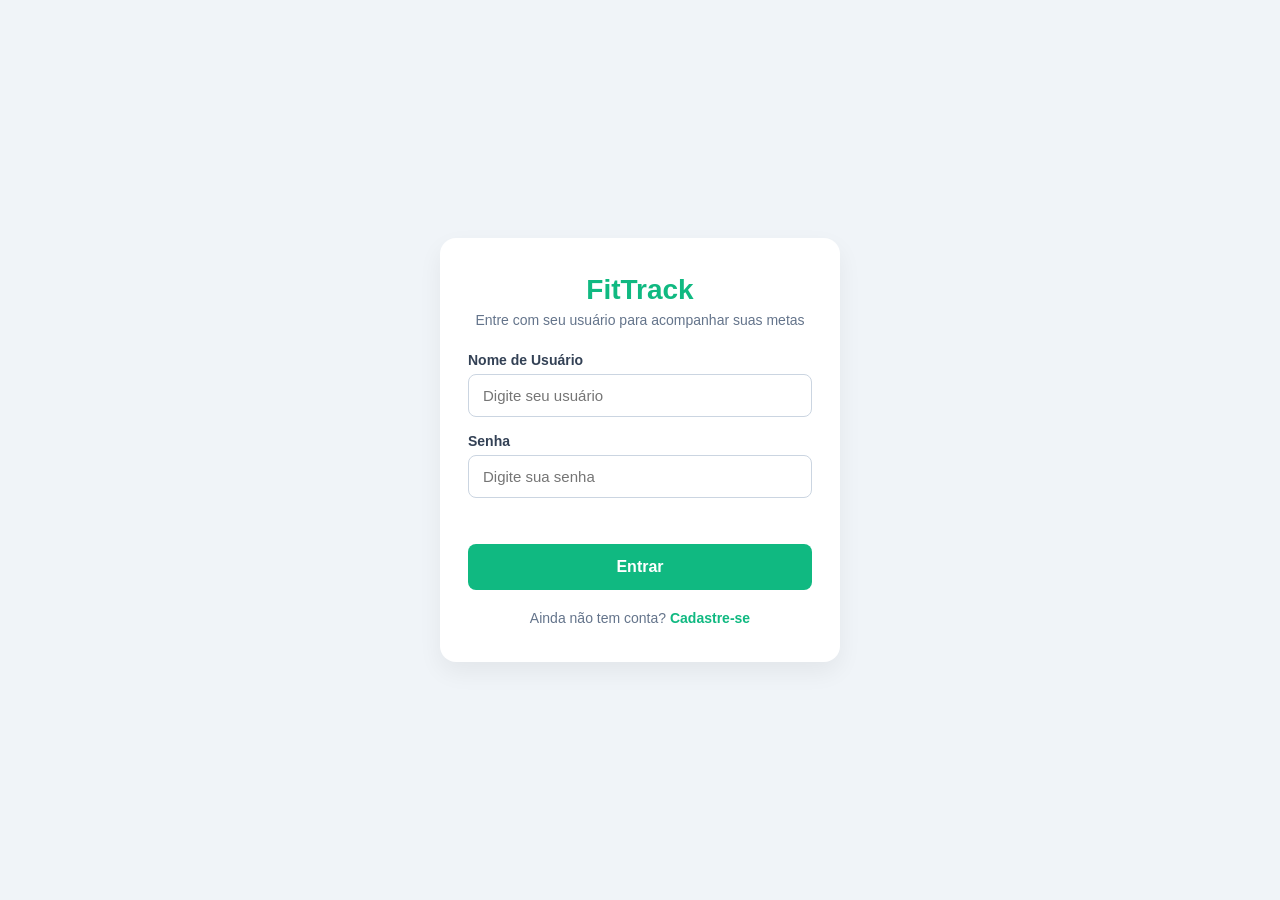
<file: index.html>
<!DOCTYPE html>
<html lang="pt-BR">
<head>
    <meta charset="UTF-8">
    <meta name="viewport" content="width=device-width, initial-scale=1.0">
    <title>FitTrack - Login</title>
    <link rel="stylesheet" href="styles.css">
</head>
<body>
    <main class="auth-container">
        <div class="auth-card">
            <header class="auth-header">
                <h1>FitTrack</h1>
                <p>Entre com seu usuário para acompanhar suas metas</p>
            </header>

            <form id="login-form">
                <div class="input-group">
                    <label for="usuario">Nome de Usuário</label>
                    <input type="text" id="usuario" placeholder="Digite seu usuário" required>
                </div>

                <div class="input-group">
                    <label for="senha">Senha</label>
                    <input type="password" id="senha" placeholder="Digite sua senha" required>
                </div>

                <p id="mensagem-erro" class="erro-texto"></p>

                <button type="submit" class="btn-principal">Entrar</button>
            </form>

            <footer class="auth-footer">
                <p>Ainda não tem conta? <a href="cadastro.html">Cadastre-se</a></p>
            </footer>
        </div>
    </main>

    <script src="login.js"></script>
</body>
</html>
</file>
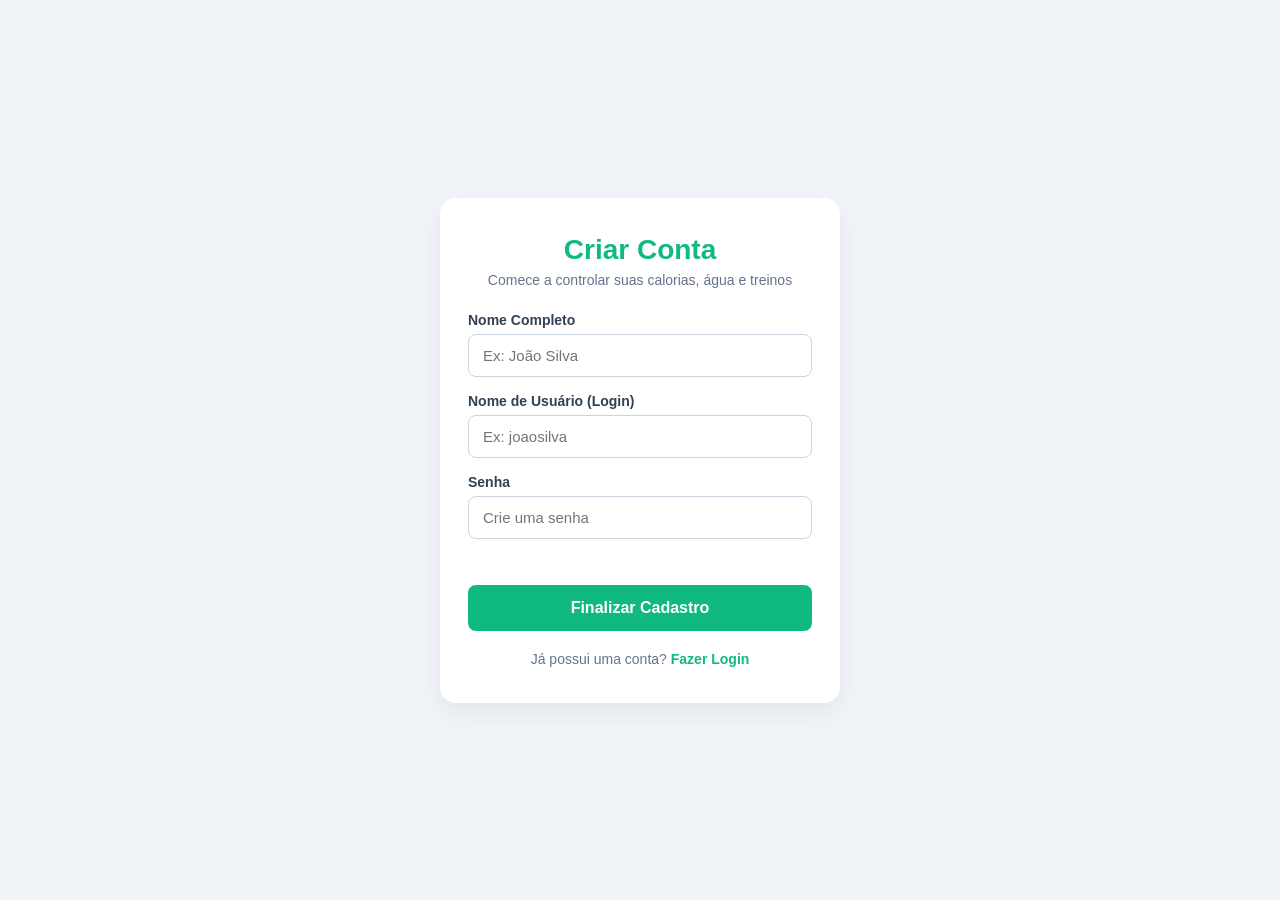
<file: cadastro.html>
<!DOCTYPE html>
<html lang="pt-BR">
<head>
    <meta charset="UTF-8">
    <meta name="viewport" content="width=device-width, initial-scale=1.0">
    <title>FitTrack - Criar Conta</title>
    <link rel="stylesheet" href="styles.css">
</head>
<body>
    <main class="auth-container">
        <div class="auth-card">
            <header class="auth-header">
                <h1>Criar Conta</h1>
                <p>Comece a controlar suas calorias, água e treinos</p>
            </header>

            <form id="cadastro-form">
                <div class="input-group">
                    <label for="nome-completo">Nome Completo</label>
                    <input type="text" id="nome-completo" placeholder="Ex: João Silva" required>
                </div>

                <div class="input-group">
                    <label for="novo-usuario">Nome de Usuário (Login)</label>
                    <input type="text" id="novo-usuario" placeholder="Ex: joaosilva" required>
                </div>

                <div class="input-group">
                    <label for="nova-senha">Senha</label>
                    <input type="password" id="nova-senha" placeholder="Crie uma senha" required>
                </div>

                <p id="mensagem-cadastro" class="erro-texto"></p>

                <button type="submit" class="btn-principal">Finalizar Cadastro</button>
            </form>

            <footer class="auth-footer">
                <p>Já possui uma conta? <a href="index.html">Fazer Login</a></p>
            </footer>
        </div>
    </main>

    <script src="cadastro.js"></script>
</body>
</html>
</file>
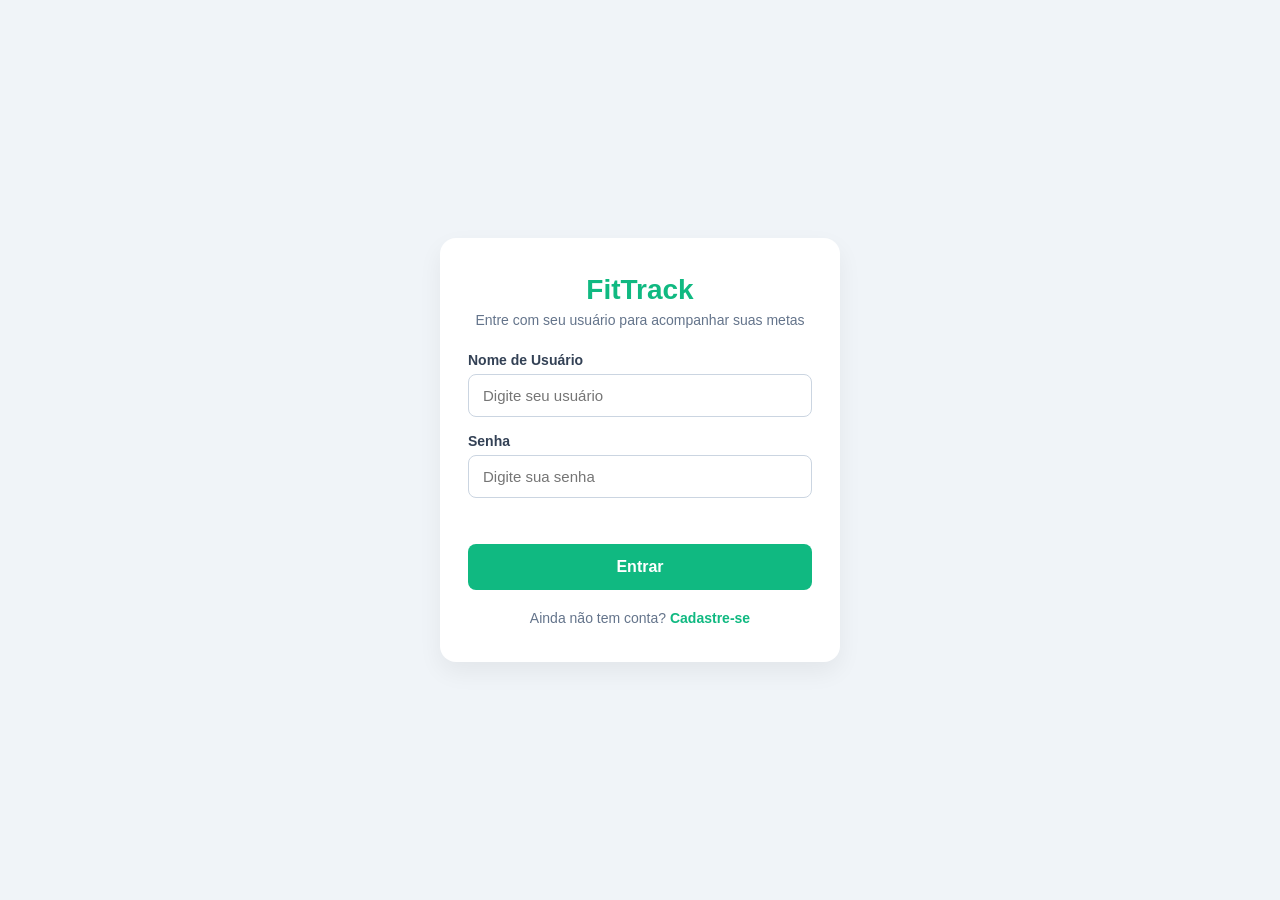
<file: visao-geral.html>
<!DOCTYPE html>
<html lang="pt-BR">
<head>
    <meta charset="UTF-8">
    <meta name="viewport" content="width=device-width, initial-scale=1.0">
    <title>FitTrack - Visão Geral</title>
    <link rel="stylesheet" href="visao-geral.css">
</head>
<body>
    <header class="topbar">
        <div class="topbar-content">
            <h1>FitTrack</h1>
            <div class="navegacao">
                <a href="dashboard.html" class="link-nav">📋 Painel Diário</a>
                <span class="link-nav ativo">📊 Visão Geral</span>
            </div>
            <div class="user-info">
                <span id="saudacao-usuario">Olá!</span>
                <button type="button" id="btn-sair" class="btn-sair">Sair</button>
            </div>
        </div>
    </header>

    <main class="conteudo-principal">
        <!-- Seletor de Período -->
        <div class="seletor-periodo">
            <button type="button" class="btn-periodo ativo" data-periodo="semana">📅 Esta Semana</button>
            <button type="button" class="btn-periodo" data-periodo="mes">📆 Este Mês</button>
            <button type="button" class="btn-periodo" data-periodo="ano">🗓️ Este Ano</button>
        </div>

        <!-- Cabeçalho do Período -->
        <div class="cabecalho-periodo">
            <h2 id="titulo-periodo">Resumo da Semana</h2>
            <p id="intervalo-datas" class="subtitulo-periodo">24/11/2026 a 30/11/2026</p>
        </div>

        <!-- Cartões de Resumo -->
        <div class="cartoes-resumo">
            <!-- Calorias -->
            <article class="cartao-resumo cartao-calorias">
                <div class="icone-grande">🔥</div>
                <h3>Calorias</h3>
                <div class="valor-principal" id="calorias-total">0</div>
                <div class="detalhes">
                    <p>Média/dia: <span id="calorias-media">0</span> kcal</p>
                    <p>Meta cumprida: <span id="calorias-meta">0</span> dias</p>
                </div>
                <div class="barra-fundo">
                    <div id="barra-calorias-geral" class="barra-progresso"></div>
                </div>
            </article>

            <!-- Água -->
            <article class="cartao-resumo cartao-agua">
                <div class="icone-grande">💧</div>
                <h3>Água</h3>
                <div class="valor-principal" id="agua-total">0</div>
                <div class="detalhes">
                    <p>Média/dia: <span id="agua-media">0</span> ml</p>
                    <p>Meta cumprida: <span id="agua-meta">0</span> dias</p>
                </div>
                <div class="barra-fundo">
                    <div id="barra-agua-geral" class="barra-progresso"></div>
                </div>
            </article>

            <!-- Atividade Física -->
            <article class="cartao-resumo cartao-atividade">
                <div class="icone-grande">🏃</div>
                <h3>Atividade Física</h3>
                <div class="valor-principal" id="atividade-total">0</div>
                <div class="detalhes">
                    <p>Média/dia: <span id="atividade-media">0</span> min</p>
                    <p>Meta cumprida: <span id="atividade-meta">0</span> dias</p>
                </div>
                <div class="barra-fundo">
                    <div id="barra-atividade-geral" class="barra-progresso"></div>
                </div>
            </article>
        </div>

        <!-- Gráfico de Tendência -->
        <section class="secao-grafico">
            <h3>📈 Acompanhamento Diário</h3>
            <div class="grafico-container">
                <div id="grafico-barras" class="grafico-barras">
                    <!-- Barras geradas dinamicamente pelo JS -->
                </div>
            </div>
        </section>

        <!-- Tabela de Detalhes -->
        <section class="secao-tabela">
            <h3>📝 Detalhes por Dia</h3>
            <div class="tabela-container">
                <table class="tabela-dias">
                    <thead>
                        <tr>
                            <th>Data</th>
                            <th>Calorias (kcal)</th>
                            <th>Água (ml)</th>
                            <th>Atividade (min)</th>
                            <th>Status</th>
                        </tr>
                    </thead>
                    <tbody id="corpo-tabela">
                        <!-- Linhas geradas dinamicamente pelo JS -->
                    </tbody>
                </table>
            </div>
        </section>
    </main>

    <script src="visao-geral.js"></script>
</body>
</html>
</file>
<file: styles.css>
* {
    margin: 0;
    padding: 0;
    box-sizing: border-box;
    font-family: 'Segoe UI', Tahoma, Geneva, Verdana, sans-serif;
}

body {
    background-color: #f0f4f8;
    color: #1e293b;
    display: flex;
    justify-content: center;
    align-items: center;
    min-height: 100vh;
    padding: 20px;
}

.auth-container {
    width: 100%;
    max-width: 400px;
}

.auth-card {
    background-color: #ffffff;
    padding: 36px 28px;
    border-radius: 16px;
    box-shadow: 0 10px 25px rgba(0, 0, 0, 0.06);
}

.auth-header {
    text-align: center;
    margin-bottom: 24px;
}

.auth-header h1 {
    color: #10b981;
    font-size: 28px;
    margin-bottom: 6px;
}

.auth-header p {
    color: #64748b;
    font-size: 14px;
}

.input-group {
    margin-bottom: 16px;
}

.input-group label {
    display: block;
    font-size: 14px;
    font-weight: 600;
    margin-bottom: 6px;
    color: #334155;
}

.input-group input {
    width: 100%;
    padding: 12px 14px;
    border: 1px solid #cbd5e1;
    border-radius: 8px;
    font-size: 15px;
    transition: border-color 0.2s;
}

.input-group input:focus {
    outline: none;
    border-color: #10b981;
}

.erro-texto {
    color: #ef4444;
    font-size: 13px;
    margin-bottom: 12px;
    min-height: 18px;
    text-align: center;
}

.btn-principal {
    width: 100%;
    padding: 14px;
    background-color: #10b981;
    color: #ffffff;
    border: none;
    border-radius: 8px;
    font-size: 16px;
    font-weight: 600;
    cursor: pointer;
    transition: background-color 0.2s;
}

.btn-principal:hover {
    background-color: #059669;
}

.auth-footer {
    text-align: center;
    margin-top: 20px;
    font-size: 14px;
    color: #64748b;
}

.auth-footer a {
    color: #10b981;
    font-weight: 600;
    text-decoration: none;
}

.auth-footer a:hover {
    text-decoration: underline;
}
</file>
<file: visao-geral.css>
* {
    margin: 0;
    padding: 0;
    box-sizing: border-box;
    font-family: 'Segoe UI', Tahoma, Geneva, Verdana, sans-serif;
}

body {
    background-color: #f0f4f8;
    color: #1e293b;
    min-height: 100vh;
}

.topbar {
    background-color: #ffffff;
    box-shadow: 0 2px 10px rgba(0, 0, 0, 0.05);
    padding: 16px 24px;
}

.topbar-content {
    max-width: 1200px;
    margin: 0 auto;
    display: flex;
    justify-content: space-between;
    align-items: center;
    flex-wrap: wrap;
    gap: 16px;
}

.topbar h1 {
    color: #10b981;
    font-size: 24px;
}

.navegacao {
    display: flex;
    gap: 16px;
}

.link-nav {
    text-decoration: none;
    color: #64748b;
    font-weight: 500;
    padding: 8px 12px;
    border-radius: 6px;
    transition: all 0.2s;
}

.link-nav.ativo {
    background-color: #f0fdf4;
    color: #10b981;
    font-weight: 600;
}

.link-nav:hover:not(.ativo) {
    background-color: #f1f5f9;
    color: #334155;
}

.user-info {
    display: flex;
    align-items: center;
    gap: 16px;
    font-weight: 600;
}

.btn-sair {
    padding: 8px 16px;
    background-color: #fee2e2;
    color: #dc2626;
    border: none;
    border-radius: 6px;
    font-weight: 600;
    cursor: pointer;
    transition: background-color 0.2s;
}

.btn-sair:hover {
    background-color: #fecaca;
}

.conteudo-principal {
    max-width: 1200px;
    margin: 0 auto;
    padding: 32px 20px;
}

.seletor-periodo {
    display: flex;
    gap: 12px;
    margin-bottom: 28px;
    flex-wrap: wrap;
}

.btn-periodo {
    padding: 12px 24px;
    background-color: #ffffff;
    border: 2px solid #e2e8f0;
    border-radius: 10px;
    font-size: 15px;
    font-weight: 600;
    cursor: pointer;
    transition: all 0.25s ease;
    color: #475569;
}

.btn-periodo:hover {
    border-color: #cbd5e1;
    background-color: #f8fafc;
}

.btn-periodo.ativo {
    border-color: #10b981;
    background-color: #f0fdf4;
    color: #047857;
}

.cabecalho-periodo {
    margin-bottom: 32px;
}

.cabecalho-periodo h2 {
    font-size: 26px;
    color: #0f172a;
    margin-bottom: 6px;
}

.subtitulo-periodo {
    color: #64748b;
    font-size: 15px;
}

.cartoes-resumo {
    display: grid;
    grid-template-columns: repeat(auto-fit, minmax(300px, 1fr));
    gap: 24px;
    margin-bottom: 40px;
}

.cartao-resumo {
    background-color: #ffffff;
    border-radius: 16px;
    padding: 24px;
    box-shadow: 0 4px 15px rgba(0, 0, 0, 0.04);
    transition: transform 0.2s ease;
}

.cartao-resumo:hover {
    transform: translateY(-4px);
}

.cartao-calorias { border-top: 4px solid #f59e0b; }
.cartao-agua { border-top: 4px solid #3b82f6; }
.cartao-atividade { border-top: 4px solid #10b981; }

.icone-grande {
    font-size: 36px;
    margin-bottom: 12px;
}

.cartao-resumo h3 {
    font-size: 18px;
    color: #334155;
    margin-bottom: 16px;
}

.valor-principal {
    font-size: 32px;
    font-weight: 800;
    color: #0f172a;
    margin-bottom: 12px;
}

.detalhes {
    font-size: 14px;
    color: #64748b;
    margin-bottom: 16px;
    line-height: 1.8;
}

.detalhes span {
    font-weight: 700;
    color: #1e293b;
}

.barra-fundo {
    width: 100%;
    height: 10px;
    background-color: #e2e8f0;
    border-radius: 99px;
    overflow: hidden;
}

.barra-progresso {
    height: 100%;
    width: 0%;
    transition: width 0.5s ease;
    border-radius: 99px;
}

.cartao-calorias .barra-progresso { background-color: #f59e0b; }
.cartao-agua .barra-progresso { background-color: #3b82f6; }
.cartao-atividade .barra-progresso { background-color: #10b981; }

.secao-grafico,
.secao-tabela {
    background-color: #ffffff;
    border-radius: 16px;
    padding: 28px;
    margin-bottom: 32px;
    box-shadow: 0 4px 15px rgba(0, 0, 0, 0.04);
}

.secao-grafico h3,
.secao-tabela h3 {
    font-size: 18px;
    color: #0f172a;
    margin-bottom: 24px;
}

.grafico-container {
    overflow-x: auto;
}

.grafico-barras {
    display: flex;
    align-items: flex-end;
    justify-content: space-around;
    height: 220px;
    gap: 12px;
    padding-bottom: 10px;
    min-width: 600px;
}

.coluna-grafico {
    display: flex;
    flex-direction: column;
    align-items: center;
    flex: 1;
    min-width: 50px;
    height: 100%;
    justify-content: flex-end;
}

.rotulo-data {
    font-size: 11px;
    color: #64748b;
    margin-top: 8px;
    text-align: center;
}

.barras-agrupadas {
    display: flex;
    align-items: flex-end;
    gap: 3px;
    height: 100%;
}

.mini-barra-calorias { background-color: #f59e0b; width: 10px; border-radius: 4px 4px 0 0; }
.mini-barra-agua { background-color: #3b82f6; width: 10px; border-radius: 4px 4px 0 0; }
.mini-barra-atividade { background-color: #10b981; width: 10px; border-radius: 4px 4px 0 0; }

.tabela-container {
    overflow-x: auto;
}

.tabela-dias {
    width: 100%;
    border-collapse: collapse;
    font-size: 14px;
}

.tabela-dias th,
.tabela-dias td {
    padding: 14px 12px;
    text-align: left;
    border-bottom: 1px solid #f1f5f9;
}

.tabela-dias th {
    background-color: #f8fafc;
    font-weight: 700;
    color: #475569;
}

.tabela-dias tr:hover {
    background-color: #f8fafc;
}

.status-sucesso {
    color: #16a34a;
    font-weight: 600;
}

.status-parcial {
    color: #f59e0b;
    font-weight: 600;
}

.status-falha {
    color: #ef4444;
    font-weight: 600;
}

.legenda-grafico {
    display: flex;
    justify-content: center;
    gap: 20px;
    margin-top: 16px;
    font-size: 13px;
    color: #64748b;
}

.item-legenda {
    display: flex;
    align-items: center;
    gap: 6px;
}

.ponto-legenda {
    width: 12px;
    height: 12px;
    border-radius: 3px;
}

@media (max-width: 768px) {
    .topbar-content {
        flex-direction: column;
        align-items: flex-start;
    }

    .cartoes-resumo {
        grid-template-columns: 1fr;
    }

    .seletor-periodo {
        flex-direction: column;
    }

    .btn-periodo {
        width: 100%;
        text-align: center;
    }
}
</file>
